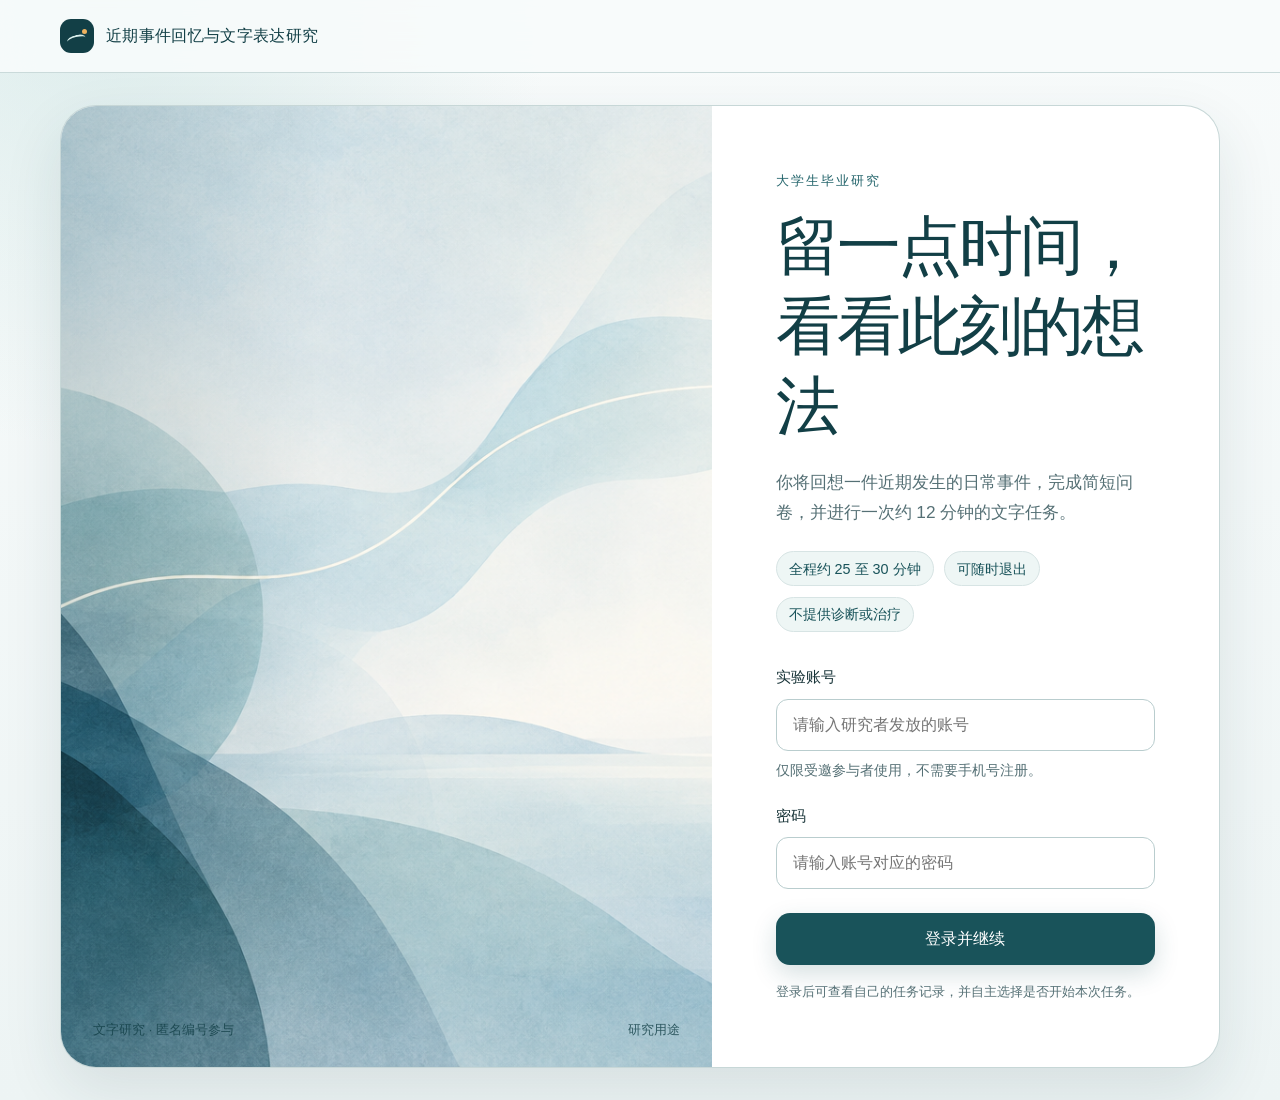
<file: index.html>
<!doctype html>
<html lang="zh-CN">
  <head>
    <meta charset="UTF-8" />
    <meta name="viewport" content="width=device-width, initial-scale=1.0" />
    <meta
      name="description"
      content="近期事件回忆与文字表达研究参与者实验页面"
    />
    <meta name="theme-color" content="#123f46" />
    <title>近期事件回忆与文字表达研究</title>
    <link rel="icon" type="image/svg+xml" href="assets/favicon.svg" />
    <link rel="stylesheet" href="css/styles.css?v=20261126-v10" />
  </head>
  <body>
    <noscript>
      <div class="noscript-note">本实验页面需要启用 JavaScript 才能继续。</div>
    </noscript>

    <div id="app"></div>

    <dialog id="exit-dialog" class="dialog">
      <div class="dialog__body">
        <p class="eyebrow">退出确认</p>
        <h2>确定要结束本次实验吗？</h2>
        <p>
          这会终止本次实验流程。若之后再次参加，将作为新的一次任务单独开始。如果只是暂时离开，可以选择退出登录并保留进度。你无需说明退出原因。
        </p>
        <label class="confirm-choice"><input type="checkbox" id="exit-check" /> 我确认退出本次实验</label>
        <div class="dialog__actions">
          <button class="button button--ghost" type="button" data-dialog-close>
            继续实验
          </button>
          <button class="button button--danger" type="button" data-confirm-exit disabled>
            确认退出
          </button>
        </div>
      </div>
    </dialog>

    <dialog id="task-dialog" class="dialog" aria-labelledby="task-dialog-title">
      <div class="dialog__body">
        <h2 id="task-dialog-title">准备结束文字任务了吗？</h2>
        <p id="task-dialog-text"></p>
        <label class="confirm-choice" id="task-dialog-check-wrap" hidden><input type="checkbox" id="task-dialog-check" /> 我确认提前结束本次文字任务</label>
        <div class="dialog__actions">
          <button class="button button--ghost" type="button" id="task-dialog-back">继续任务</button>
          <button class="button button--secondary" type="button" id="task-dialog-support" hidden>我需要现场研究者</button>
          <button class="button button--primary" type="button" id="task-dialog-confirm">进入后测</button>
        </div>
      </div>
    </dialog>

    <script src="js/config.js?v=20261126-v9"></script>
    <script src="js/app.js?v=20261126-v9"></script>
  </body>
</html>
</file>
<file: css/styles.css>
:root {
  color-scheme: light;
  --ink: #183438;
  --ink-soft: #557075;
  --teal-900: #123f46;
  --teal-800: #19535a;
  --teal-700: #23646b;
  --teal-200: #b7d9d7;
  --teal-100: #dcecea;
  --teal-050: #eef6f5;
  --blue-050: #f4f8fa;
  --paper: #ffffff;
  --canvas: #edf4f4;
  --line: #d7e4e4;
  --line-strong: #b9cdce;
  --amber: #efb25f;
  --danger: #a94c4c;
  --danger-bg: #fff3f1;
  --success: #2a746a;
  --shadow: 0 24px 60px rgba(27, 66, 71, 0.11);
  --shadow-soft: 0 12px 32px rgba(27, 66, 71, 0.07);
  --radius-lg: 28px;
  --radius-md: 18px;
  --radius-sm: 12px;
  --content: 1160px;
  font-family:
    -apple-system, BlinkMacSystemFont, "Segoe UI", "PingFang SC",
    "Hiragino Sans GB", "Microsoft YaHei", Arial, sans-serif;
  font-synthesis: none;
}

* {
  box-sizing: border-box;
}

html {
  min-width: 320px;
  background: var(--canvas);
  scroll-behavior: smooth;
}

body {
  min-width: 320px;
  min-height: 100vh;
  margin: 0;
  color: var(--ink);
  background:
    radial-gradient(circle at 8% 0%, rgba(183, 217, 215, 0.42), transparent 28rem),
    linear-gradient(180deg, #f8fbfb 0%, var(--canvas) 100%);
  font-size: 1rem;
  line-height: 1.7;
  -webkit-font-smoothing: antialiased;
}

button,
input,
textarea {
  font: inherit;
}

button,
input[type="range"],
input[type="checkbox"] {
  accent-color: var(--teal-700);
}

button {
  cursor: pointer;
}

button:disabled {
  cursor: not-allowed;
  opacity: 0.52;
}

a {
  color: var(--teal-700);
}

:focus-visible {
  outline: 3px solid rgba(35, 100, 107, 0.3);
  outline-offset: 3px;
}

.noscript-note {
  padding: 1rem;
  color: #fff;
  text-align: center;
  background: var(--danger);
}

.shell {
  min-height: 100vh;
}

.site-header {
  position: sticky;
  top: 0;
  z-index: 20;
  border-bottom: 1px solid rgba(185, 205, 206, 0.72);
  background: rgba(248, 251, 251, 0.9);
  backdrop-filter: blur(16px);
}

.site-header__inner {
  display: flex;
  width: min(calc(100% - 2rem), var(--content));
  min-height: 72px;
  margin: 0 auto;
  align-items: center;
  justify-content: space-between;
  gap: 1.25rem;
}

.brand {
  display: inline-flex;
  align-items: center;
  gap: 0.75rem;
  color: var(--teal-900);
  font-weight: 720;
  letter-spacing: 0.02em;
}

.brand__mark {
  position: relative;
  display: inline-block;
  width: 34px;
  height: 34px;
  border-radius: 11px;
  background: var(--teal-900);
}

.brand__mark::before {
  position: absolute;
  top: 16px;
  left: 7px;
  width: 19px;
  height: 7px;
  border-top: 2px solid #d9efec;
  border-radius: 50%;
  content: "";
  transform: rotate(-14deg);
}

.brand__mark::after {
  position: absolute;
  top: 10px;
  right: 7px;
  width: 5px;
  height: 5px;
  border-radius: 50%;
  background: var(--amber);
  content: "";
}

.participant-pill,
.time-pill,
.step-pill {
  display: inline-flex;
  min-height: 34px;
  padding: 0.28rem 0.75rem;
  align-items: center;
  gap: 0.42rem;
  border: 1px solid var(--line);
  border-radius: 999px;
  color: var(--ink-soft);
  background: rgba(255, 255, 255, 0.72);
  font-size: 0.875rem;
  white-space: nowrap;
}

.main {
  width: min(calc(100% - 2rem), var(--content));
  margin: 0 auto;
  padding: 2.5rem 0 4rem;
}

.main--home {
  display: grid;
  min-height: calc(100vh - 72px);
  padding: 2rem 0;
  place-items: center;
}

.hero {
  display: grid;
  overflow: hidden;
  width: 100%;
  min-height: min(720px, calc(100vh - 112px));
  border: 1px solid rgba(185, 205, 206, 0.8);
  border-radius: 36px;
  grid-template-columns: minmax(0, 1fr) minmax(380px, 0.78fr);
  background: var(--paper);
  box-shadow: var(--shadow);
}

.hero__visual {
  position: relative;
  min-height: 560px;
  background: var(--teal-100);
}

.hero__visual::after {
  position: absolute;
  inset: 0;
  background: linear-gradient(90deg, rgba(18, 63, 70, 0.14), transparent 40%);
  content: "";
  pointer-events: none;
}

.hero__image {
  width: 100%;
  height: 100%;
  object-fit: cover;
}

.hero__caption {
  position: absolute;
  right: 2rem;
  bottom: 1.6rem;
  left: 2rem;
  z-index: 1;
  display: flex;
  color: rgba(18, 63, 70, 0.8);
  font-size: 0.82rem;
  justify-content: space-between;
}

.hero__content {
  display: flex;
  padding: clamp(2rem, 5vw, 5rem);
  flex-direction: column;
  justify-content: center;
}

.eyebrow {
  margin: 0 0 0.85rem;
  color: var(--teal-700);
  font-size: 0.82rem;
  font-weight: 750;
  letter-spacing: 0.16em;
  text-transform: uppercase;
}

h1,
h2,
h3,
p {
  overflow-wrap: anywhere;
}

h1,
h2,
h3 {
  margin: 0;
  color: var(--teal-900);
  line-height: 1.25;
}

h1 {
  max-width: 9em;
  font-size: clamp(2.35rem, 5vw, 4.8rem);
  font-weight: 730;
  letter-spacing: -0.045em;
}

h2 {
  font-size: clamp(1.75rem, 3.4vw, 2.55rem);
  font-weight: 710;
  letter-spacing: -0.025em;
}

h3 {
  font-size: 1.1rem;
  font-weight: 700;
}

.lead {
  max-width: 39rem;
  margin: 1.4rem 0 0;
  color: var(--ink-soft);
  font-size: 1.08rem;
}

.hero__meta {
  display: flex;
  margin: 1.5rem 0 2rem;
  flex-wrap: wrap;
  gap: 0.65rem;
}

.hero__meta span {
  display: inline-flex;
  min-height: 34px;
  padding: 0.28rem 0.75rem;
  align-items: center;
  border: 1px solid var(--line);
  border-radius: 999px;
  color: var(--teal-800);
  background: var(--teal-050);
  font-size: 0.9rem;
}

.form-field {
  display: grid;
  gap: 0.55rem;
}

.form-field + .form-field {
  margin-top: 1.25rem;
}

.form-label {
  color: var(--ink);
  font-size: 0.94rem;
  font-weight: 680;
}

.form-hint {
  margin: 0;
  color: var(--ink-soft);
  font-size: 0.85rem;
}

.text-input,
.text-area {
  width: 100%;
  border: 1px solid var(--line-strong);
  border-radius: var(--radius-sm);
  color: var(--ink);
  background: #fff;
  transition: border-color 160ms ease, box-shadow 160ms ease;
}

.text-input {
  min-height: 52px;
  padding: 0 1rem;
}

.text-area {
  min-height: 132px;
  padding: 0.9rem 1rem;
  line-height: 1.65;
  resize: vertical;
}

.text-input:hover,
.text-area:hover {
  border-color: #8caaac;
}

.text-input:focus,
.text-area:focus {
  border-color: var(--teal-700);
  box-shadow: 0 0 0 4px rgba(35, 100, 107, 0.11);
  outline: 0;
}

.button-row {
  display: flex;
  margin-top: 1.5rem;
  align-items: center;
  flex-wrap: wrap;
  gap: 0.75rem;
}

.button {
  display: inline-flex;
  min-height: 48px;
  padding: 0.72rem 1.2rem;
  border: 1px solid transparent;
  border-radius: 14px;
  align-items: center;
  justify-content: center;
  gap: 0.55rem;
  font-weight: 700;
  transition: transform 140ms ease, background 160ms ease, border-color 160ms ease;
}

.button:hover:not(:disabled) {
  transform: translateY(-1px);
}

.button--primary {
  color: #fff;
  background: var(--teal-800);
  box-shadow: 0 9px 24px rgba(25, 83, 90, 0.18);
}

.button--primary:hover:not(:disabled) {
  background: var(--teal-900);
}

.button--secondary {
  border-color: var(--line-strong);
  color: var(--teal-900);
  background: var(--paper);
}

.button--ghost {
  color: var(--teal-800);
  background: transparent;
}

.button--danger {
  border-color: #ebcaca;
  color: var(--danger);
  background: var(--danger-bg);
}

.button--wide {
  width: 100%;
}

.tiny-note {
  margin: 1rem 0 0;
  color: var(--ink-soft);
  font-size: 0.8rem;
}

.progress-wrap {
  width: min(calc(100% - 2rem), var(--content));
  margin: 0 auto;
  padding: 0.8rem 0 0;
}

.progress-track {
  overflow: hidden;
  height: 4px;
  border-radius: 999px;
  background: #dce7e7;
}

.progress-fill {
  width: var(--progress, 0%);
  height: 100%;
  border-radius: inherit;
  background: linear-gradient(90deg, var(--teal-700), #6faaa7);
  transition: width 240ms ease;
}

.progress-labels {
  display: flex;
  margin-top: 0.5rem;
  color: var(--ink-soft);
  font-size: 0.76rem;
  justify-content: space-between;
}

.page-grid {
  display: grid;
  align-items: start;
  grid-template-columns: minmax(0, 1fr) 280px;
  gap: 2rem;
}

.page-grid--wide {
  grid-template-columns: minmax(0, 1fr) 340px;
}

.page-title {
  margin-bottom: 1.5rem;
}

.page-title .lead {
  margin-top: 0.75rem;
  font-size: 1rem;
}

.card {
  border: 1px solid var(--line);
  border-radius: var(--radius-lg);
  background: rgba(255, 255, 255, 0.93);
  box-shadow: var(--shadow-soft);
}

.card__body {
  padding: clamp(1.4rem, 3vw, 2.4rem);
}

.card + .card {
  margin-top: 1rem;
}

.side-note {
  position: sticky;
  top: 110px;
  padding: 1.4rem;
  border: 1px solid var(--line);
  border-radius: var(--radius-md);
  color: var(--ink-soft);
  background: rgba(238, 246, 245, 0.84);
}

.side-note h3 {
  margin-bottom: 0.65rem;
  font-size: 1rem;
}

.side-note p {
  margin: 0;
  font-size: 0.9rem;
}

.side-note p + p {
  margin-top: 0.75rem;
}

.consent-document {
  max-height: min(62vh, 720px);
  overflow: auto;
  padding-right: 0.75rem;
  scroll-behavior: smooth;
}

.consent-document h3 {
  margin: 1.8rem 0 0.7rem;
}

.consent-document h3:first-child {
  margin-top: 0;
}

.consent-document p,
.consent-document li {
  color: #38565a;
}

.consent-document p {
  margin: 0.6rem 0;
}

.consent-document ul,
.consent-document ol {
  margin: 0.7rem 0;
  padding-left: 1.4rem;
}

.consent-confirm {
  margin-top: 1.5rem;
  padding-top: 1.5rem;
  border-top: 1px solid var(--line);
}

.choice {
  display: grid;
  min-height: 52px;
  padding: 0.8rem 1rem;
  border: 1px solid var(--line);
  border-radius: var(--radius-sm);
  align-items: start;
  grid-template-columns: auto 1fr;
  gap: 0.75rem;
  background: var(--paper);
}

.choice + .choice {
  margin-top: 0.65rem;
}

.choice input {
  width: 20px;
  height: 20px;
  margin-top: 0.12rem;
}

.choice strong {
  display: block;
  font-size: 0.95rem;
}

.choice span {
  display: block;
  color: var(--ink-soft);
  font-size: 0.84rem;
}

.section-stack {
  display: grid;
  gap: 1rem;
}

.question-card {
  padding: 1.35rem;
  border: 1px solid var(--line);
  border-radius: var(--radius-md);
  background: var(--paper);
}

.question-card__head {
  display: flex;
  margin-bottom: 0.9rem;
  align-items: flex-start;
  gap: 0.75rem;
}

.question-number {
  display: inline-flex;
  width: 30px;
  height: 30px;
  flex: 0 0 auto;
  border-radius: 10px;
  align-items: center;
  justify-content: center;
  color: var(--teal-800);
  background: var(--teal-050);
  font-size: 0.82rem;
  font-weight: 760;
}

.range-field {
  display: grid;
  gap: 0.55rem;
}

.range-field__top {
  display: flex;
  min-height: 24px;
  align-items: center;
  justify-content: space-between;
  gap: 1rem;
}

.range-value {
  min-width: 3.2rem;
  color: var(--teal-800);
  font-variant-numeric: tabular-nums;
  font-weight: 760;
  text-align: right;
}

.range-value[data-empty="true"] {
  color: var(--ink-soft);
  font-weight: 500;
}

.range-input {
  width: 100%;
  height: 28px;
  margin: 0;
  background: transparent;
}

.range-labels {
  display: flex;
  color: var(--ink-soft);
  font-size: 0.8rem;
  justify-content: space-between;
  gap: 1rem;
}

.error-note,
.status-note {
  display: none;
  margin: 1rem 0 0;
  padding: 0.8rem 0.95rem;
  border-radius: 12px;
  font-size: 0.9rem;
}

.error-note.is-visible {
  display: block;
  border: 1px solid #ebcaca;
  color: var(--danger);
  background: var(--danger-bg);
}

.status-note.is-visible {
  display: block;
  border: 1px solid var(--line);
  color: var(--teal-800);
  background: var(--teal-050);
}

.password-card {
  margin-top: 1.25rem;
}

.password-card .card__body,
#rounds-actions {
  display: grid;
  justify-items: start;
  gap: 1.25rem;
}

#rounds-actions > ul {
  margin: 0;
}

#rounds-actions > ul:empty {
  display: none;
}

#password-form {
  width: 100%;
  max-width: 36rem;
}

#password-form > .form-hint {
  margin-bottom: 1.25rem;
}

.admin-group-choice {
  width: 100%;
  max-width: 30rem;
}

.loading-screen {
  display: grid;
  min-height: 55vh;
  place-items: center;
  text-align: center;
}

.loading-orbit {
  position: relative;
  width: 72px;
  height: 72px;
  margin: 0 auto 1.5rem;
  border: 1px solid var(--teal-200);
  border-radius: 50%;
}

.loading-orbit::after {
  position: absolute;
  top: -4px;
  left: 31px;
  width: 9px;
  height: 9px;
  border-radius: 50%;
  background: var(--amber);
  content: "";
  transform-origin: 5px 40px;
  animation: orbit 1.8s linear infinite;
}

@keyframes orbit {
  to {
    transform: rotate(360deg);
  }
}

.workspace {
  display: grid;
  min-height: calc(100vh - 140px);
  border: 1px solid var(--line);
  border-radius: var(--radius-lg);
  background: var(--paper);
  box-shadow: var(--shadow);
  grid-template-rows: auto minmax(0, 1fr) auto;
}

.workspace__header {
  display: flex;
  min-height: 82px;
  padding: 1rem 1.25rem;
  border-bottom: 1px solid var(--line);
  align-items: center;
  justify-content: space-between;
  gap: 1rem;
}

.workspace__title p,
.workspace__title h2 {
  margin: 0;
}

.workspace__title h2 {
  font-size: 1.25rem;
}

.workspace__title p {
  color: var(--ink-soft);
  font-size: 0.82rem;
}

.workspace__actions {
  display: flex;
  align-items: center;
  gap: 0.55rem;
}

.workspace__body {
  min-height: 0;
  overflow: auto;
}

.chat-body {
  display: flex;
  padding: clamp(1rem, 3vw, 2rem);
  flex-direction: column;
}

.message-list {
  display: grid;
  margin-top: auto;
  gap: 1rem;
}

.message {
  display: flex;
  max-width: 76%;
  flex-direction: column;
  gap: 0.35rem;
}

.message--user {
  margin-left: auto;
  align-items: flex-end;
}

.message--assistant {
  margin-right: auto;
  align-items: flex-start;
}

.message__bubble {
  padding: 0.9rem 1rem;
  border-radius: 18px;
  white-space: pre-wrap;
}

.message--user .message__bubble {
  border-bottom-right-radius: 5px;
  color: #fff;
  background: var(--teal-700);
}

.message--assistant .message__bubble {
  border: 1px solid var(--line);
  border-bottom-left-radius: 5px;
  color: var(--ink);
  background: var(--blue-050);
}

.message__meta {
  color: var(--ink-soft);
  font-size: 0.72rem;
}

.thinking {
  display: inline-flex;
  align-items: center;
  gap: 0.3rem;
}

.thinking span {
  width: 6px;
  height: 6px;
  border-radius: 50%;
  background: var(--teal-700);
  animation: bounce 1.2s ease-in-out infinite;
}

.thinking span:nth-child(2) {
  animation-delay: 120ms;
}

.thinking span:nth-child(3) {
  animation-delay: 240ms;
}

@keyframes bounce {
  0%,
  70%,
  100% {
    opacity: 0.4;
    transform: translateY(0);
  }
  35% {
    opacity: 1;
    transform: translateY(-4px);
  }
}

.chat-composer {
  padding: 1rem;
  border-top: 1px solid var(--line);
  background: #fbfdfd;
}

.composer-box {
  display: grid;
  padding: 0.55rem;
  border: 1px solid var(--line-strong);
  border-radius: 18px;
  align-items: end;
  grid-template-columns: minmax(0, 1fr) auto;
  gap: 0.5rem;
  background: #fff;
}

.composer-box textarea {
  width: 100%;
  min-height: 48px;
  max-height: 130px;
  padding: 0.65rem 0.75rem;
  border: 0;
  color: var(--ink);
  background: transparent;
  line-height: 1.5;
  resize: none;
  outline: 0;
}

.send-button {
  display: grid;
  width: 44px;
  height: 44px;
  border: 0;
  border-radius: 14px;
  color: #fff;
  place-items: center;
  background: var(--teal-800);
}

.send-button svg {
  width: 19px;
  height: 19px;
}

.composer-hint {
  margin: 0.45rem 0 0;
  color: var(--ink-soft);
  font-size: 0.76rem;
  text-align: center;
}

.writing-body {
  padding: clamp(1rem, 3vw, 2rem);
  background: #fbfdfd;
}

.writing-intro {
  max-width: 720px;
  margin: 0 auto 1.5rem;
  color: var(--ink-soft);
}

.writing-grid {
  display: grid;
  max-width: 820px;
  margin: 0 auto;
  gap: 1rem;
}

.writing-card {
  padding: 1.2rem;
  border: 1px solid var(--line);
  border-radius: var(--radius-md);
  background: #fff;
}

.writing-card h3 {
  margin-bottom: 0.35rem;
}

.writing-card p {
  margin: 0 0 0.8rem;
  color: var(--ink-soft);
  font-size: 0.9rem;
}

.writing-card .text-area {
  min-height: 150px;
}

.save-state {
  min-height: 1.3em;
  margin-top: 0.4rem;
  color: var(--success);
  font-size: 0.76rem;
  text-align: right;
}

.workspace__footer {
  display: flex;
  padding: 1rem 1.25rem;
  border-top: 1px solid var(--line);
  align-items: center;
  justify-content: space-between;
  gap: 1rem;
  background: #fbfdfd;
}

.scale-block {
  display: grid;
  gap: 0.8rem;
}

.likert-row {
  display: grid;
  padding: 1.1rem 0;
  border-bottom: 1px solid var(--line);
  grid-template-columns: minmax(0, 1fr) 340px;
  gap: 1.2rem;
}

.likert-row:last-child {
  border-bottom: 0;
}

.likert-row__text {
  margin: 0;
  color: #29494d;
}

.likert-options {
  display: grid;
  grid-template-columns: repeat(7, 1fr);
  gap: 0.3rem;
}

.likert-option {
  display: grid;
  min-width: 32px;
  min-height: 40px;
  border: 1px solid var(--line);
  border-radius: 10px;
  color: var(--ink-soft);
  place-items: center;
  background: var(--paper);
  cursor: pointer;
}

.likert-option:has(input:checked) {
  border-color: var(--teal-700);
  color: #fff;
  background: var(--teal-700);
}

.likert-option input {
  position: absolute;
  width: 1px;
  height: 1px;
  overflow: hidden;
  clip: rect(0 0 0 0);
  clip-path: inset(50%);
  white-space: nowrap;
}

.likert-labels {
  display: flex;
  margin-top: 0.25rem;
  color: var(--ink-soft);
  font-size: 0.76rem;
  justify-content: space-between;
}

.completion {
  display: grid;
  min-height: calc(100vh - 160px);
  place-items: center;
}

.completion-card {
  max-width: 720px;
  padding: clamp(2rem, 6vw, 4.5rem);
  border: 1px solid var(--line);
  border-radius: 34px;
  text-align: center;
  background: var(--paper);
  box-shadow: var(--shadow);
}

.completion-mark {
  position: relative;
  width: 84px;
  height: 84px;
  margin: 0 auto 1.5rem;
  border: 1px solid var(--teal-200);
  border-radius: 50%;
  background: var(--teal-050);
}

.completion-mark::before {
  position: absolute;
  top: 38px;
  left: 20px;
  width: 42px;
  height: 14px;
  border-top: 3px solid var(--teal-700);
  border-radius: 50%;
  content: "";
  transform: rotate(-10deg);
}

.completion-mark::after {
  position: absolute;
  top: 18px;
  right: 18px;
  width: 9px;
  height: 9px;
  border-radius: 50%;
  background: var(--amber);
  content: "";
}

.completion-card p {
  color: var(--ink-soft);
}

.completion-card__divider {
  width: 68px;
  height: 1px;
  margin: 2rem auto;
  background: var(--line-strong);
}

.dialog {
  width: min(calc(100% - 2rem), 480px);
  padding: 0;
  border: 1px solid var(--line);
  border-radius: 24px;
  color: var(--ink);
  background: var(--paper);
  box-shadow: var(--shadow);
}

.dialog::backdrop {
  background: rgba(12, 38, 42, 0.52);
  backdrop-filter: blur(4px);
}

.dialog__body {
  padding: 1.7rem;
}

.dialog__body h2 {
  font-size: 1.5rem;
}

.dialog__body p:not(.eyebrow) {
  color: var(--ink-soft);
}

.dialog__actions {
  display: flex;
  margin-top: 1.5rem;
  justify-content: flex-end;
  gap: 0.6rem;
}

.sr-only {
  position: absolute;
  width: 1px;
  height: 1px;
  padding: 0;
  margin: -1px;
  overflow: hidden;
  clip: rect(0, 0, 0, 0);
  white-space: nowrap;
  border: 0;
}

@media (max-width: 900px) {
  .hero {
    min-height: 0;
    grid-template-columns: 1fr;
  }

  .hero__visual {
    min-height: 330px;
    order: 2;
  }

  .hero__content {
    padding: 2.25rem;
  }

  .page-grid,
  .page-grid--wide {
    grid-template-columns: 1fr;
  }

  .side-note {
    position: static;
  }

  .likert-row {
    grid-template-columns: 1fr;
  }
}

@media (max-width: 640px) {
  .site-header__inner,
  .progress-wrap,
  .main {
    width: min(calc(100% - 1.2rem), var(--content));
  }

  .site-header__inner {
    min-height: 62px;
  }

  .brand__text {
    display: none;
  }

  .main {
    padding: 1.4rem 0 2.5rem;
  }

  .main--home {
    padding: 0.6rem 0;
  }

  .hero {
    border-radius: 24px;
  }

  .hero__content {
    padding: 1.5rem;
  }

  .hero__visual {
    min-height: 250px;
  }

  .hero__caption {
    right: 1rem;
    bottom: 0.9rem;
    left: 1rem;
  }

  .hero__caption span:last-child {
    display: none;
  }

  .progress-labels span:not(.is-current) {
    display: none;
  }

  .progress-labels {
    justify-content: flex-start;
  }

  .card,
  .workspace,
  .completion-card {
    border-radius: 22px;
  }

  .card__body {
    padding: 1.15rem;
  }

  .question-card {
    padding: 1rem;
  }

  .workspace {
    min-height: calc(100vh - 112px);
  }

  .workspace__header {
    align-items: flex-start;
  }

  .workspace__actions {
    flex-direction: column;
    align-items: flex-end;
  }

  .workspace__actions .button {
    min-height: 38px;
    padding: 0.4rem 0.7rem;
    font-size: 0.82rem;
  }

  .workspace__footer {
    align-items: stretch;
    flex-direction: column-reverse;
  }

  .workspace__footer .button {
    width: 100%;
  }

  .message {
    max-width: 90%;
  }

  .likert-options {
    gap: 0.18rem;
  }

  .likert-option {
    min-width: 0;
  }

  .dialog__actions {
    align-items: stretch;
    flex-direction: column;
  }
}

@media (prefers-reduced-motion: reduce) {
  *,
  *::before,
  *::after {
    scroll-behavior: auto !important;
    animation-duration: 0.01ms !important;
    animation-iteration-count: 1 !important;
    transition-duration: 0.01ms !important;
  }
}

/* 文字任务固定在可视区域内，仅中间的聊天或书写内容滚动。 */
html.task-screen,
body.task-screen {
  height: 100dvh;
  overflow: hidden;
}
.task-screen #app,
.task-screen .shell {
  height: 100%;
  min-height: 0;
}
.task-screen .shell {
  display: flex;
  flex-direction: column;
}
.task-screen .site-header,
.task-screen .progress-wrap {
  flex-shrink: 0;
}
.task-screen .main {
  display: flex;
  flex: 1;
  min-height: 0;
  padding: 0.8rem 0;
}
.task-screen .workspace {
  width: 100%;
  min-height: 0;
  overflow: hidden;
  grid-template-rows: auto auto minmax(0, 1fr) auto;
}
.task-notice {
  display: flex;
  padding: 0.55rem 1.25rem;
  align-items: center;
  justify-content: space-between;
  gap: 0.5rem;
  border-bottom: 1px solid var(--line);
  color: var(--ink-soft);
  background: var(--teal-050);
  font-size: 0.8rem;
}
.task-notice .button {
  flex-shrink: 0;
}
.chat-body,
.writing-body {
  position: relative;
  overscroll-behavior: contain;
  overflow-y: auto;
}
.message-list {
  flex-shrink: 0;
  padding-bottom: 0.2rem;
}
.message__bubble {
  overflow-wrap: anywhere;
}
.chat-controls {
  display: flex;
  margin-top: 0.35rem;
  justify-content: space-between;
  gap: 0.5rem;
}
.chat-controls .button {
  min-height: 34px;
  padding: 0.3rem 0.7rem;
  font-size: 0.8rem;
}
.chat-controls #finish-chat {
  margin-left: auto;
}
.message--incomplete .message__bubble {
  opacity: 0.7;
}
[hidden] {
  display: none !important;
}

.task-notice[data-phase="closing"],
.task-notice[data-phase="last-seconds"] {
  background: #fff7e9;
  border-left: 4px solid #ba8b45;
  color: #6b502d;
}
.task-notice[data-phase="last-seconds"] { background: #fff1dc; }
.task-notice[data-phase="ended"] { border-left: 4px solid #28666d; }
.confirm-choice { display: flex; gap: .65rem; align-items: flex-start; margin: 1.3rem 0; }
.confirm-choice input { flex: 0 0 auto; margin-top: .35rem; }
.site-header__actions { display: flex; min-width: 0; align-items: center; justify-content: flex-end; flex-wrap: wrap; gap: .5rem; }
.site-header__actions .participant-pill { max-width: 100%; overflow-wrap: anywhere; }
.site-header__actions .button { white-space: nowrap; padding: .3rem .6rem; font-size: .8rem; }
@media (max-width: 640px), (max-height: 650px) {
  .task-screen .site-header__inner {
    min-height: 46px;
  }
  .task-screen .progress-wrap {
    padding-top: 0.35rem;
  }
  .task-screen .progress-labels {
    margin-top: 0.2rem;
  }
  .task-screen .main {
    padding: 0.4rem 0;
  }
  .task-screen .workspace__header {
    min-height: 60px;
    padding: 0.55rem 0.8rem;
    align-items: center;
  }
  .task-screen .workspace__actions {
    flex-direction: row;
    align-items: center;
  }
  .task-notice {
    padding: 0.4rem 0.8rem;
    font-size: 0.75rem;
  }
  .chat-composer {
    padding: 0.6rem;
  }
  .composer-box textarea {
    min-height: 40px;
    max-height: 100px;
  }
  .chat-composer .error-note {
    padding: 0.5rem;
    margin: 0.4rem 0 0;
  }
}
</file>
